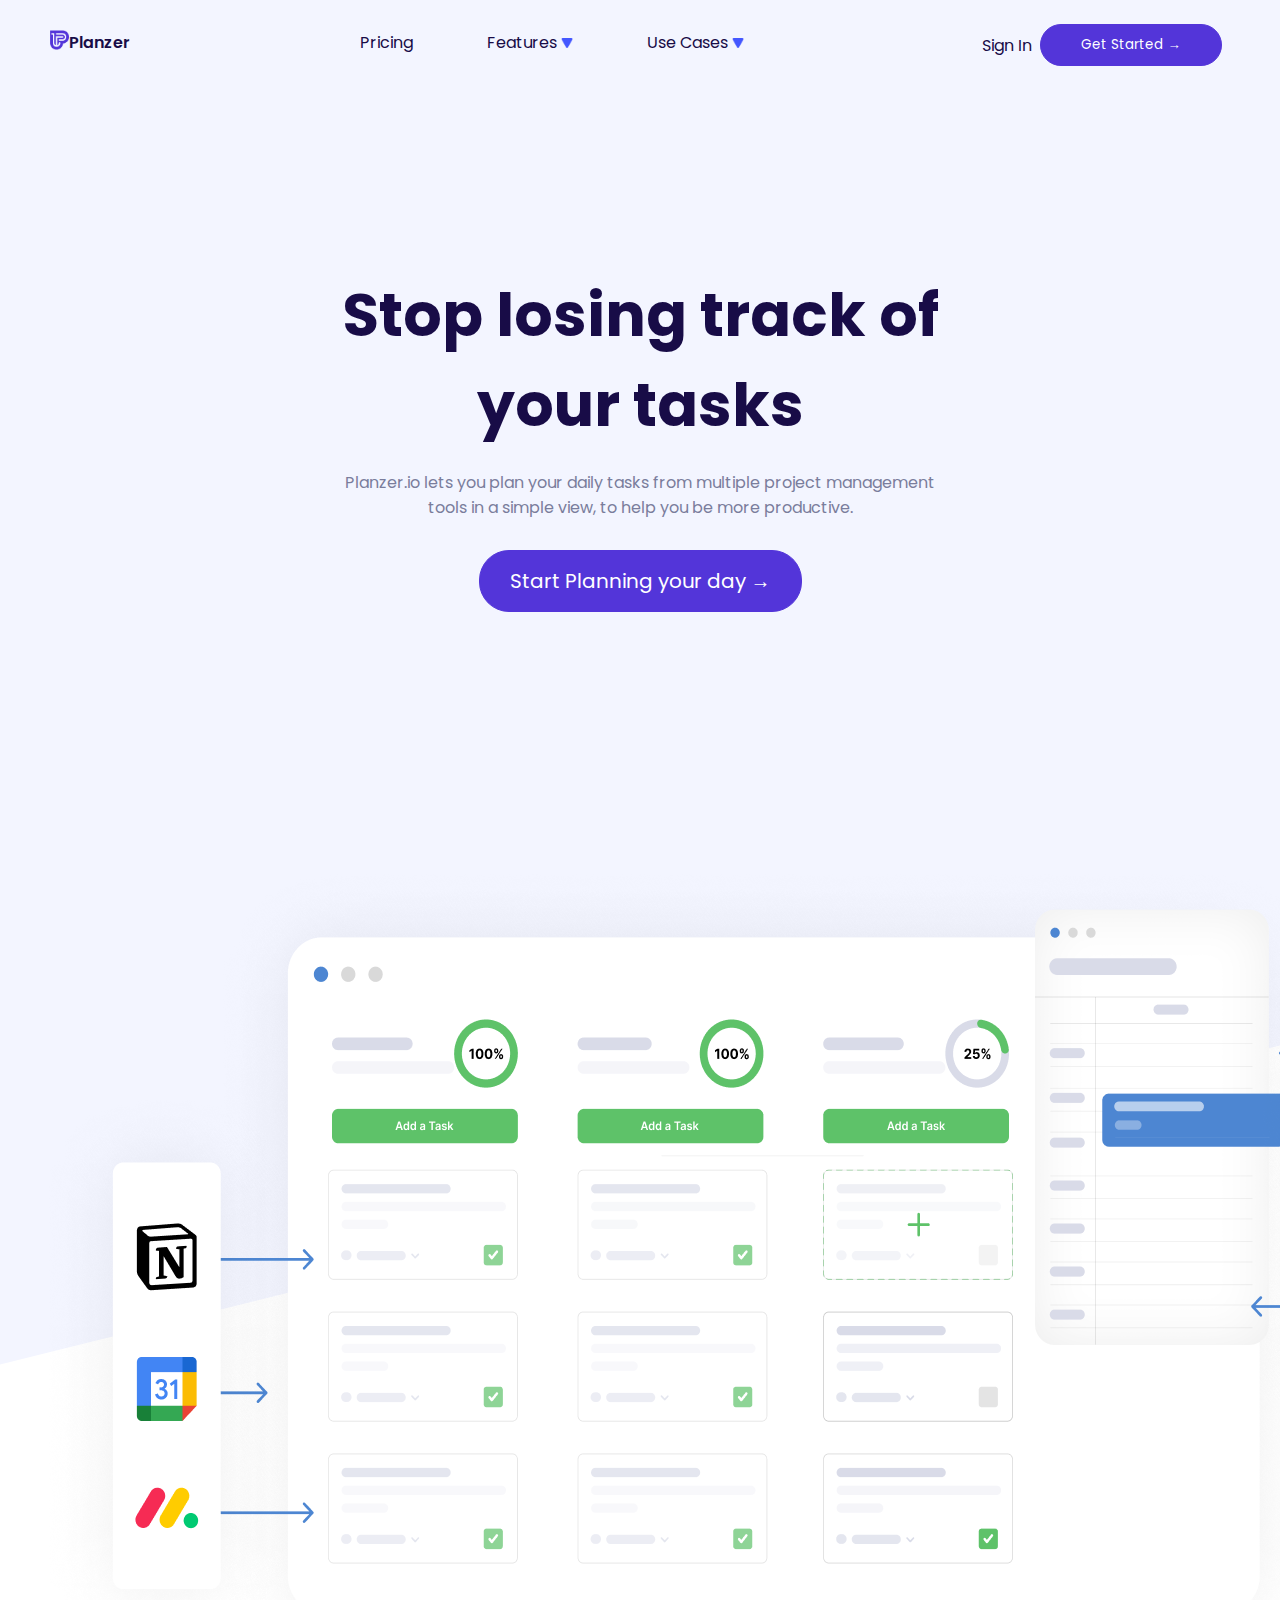
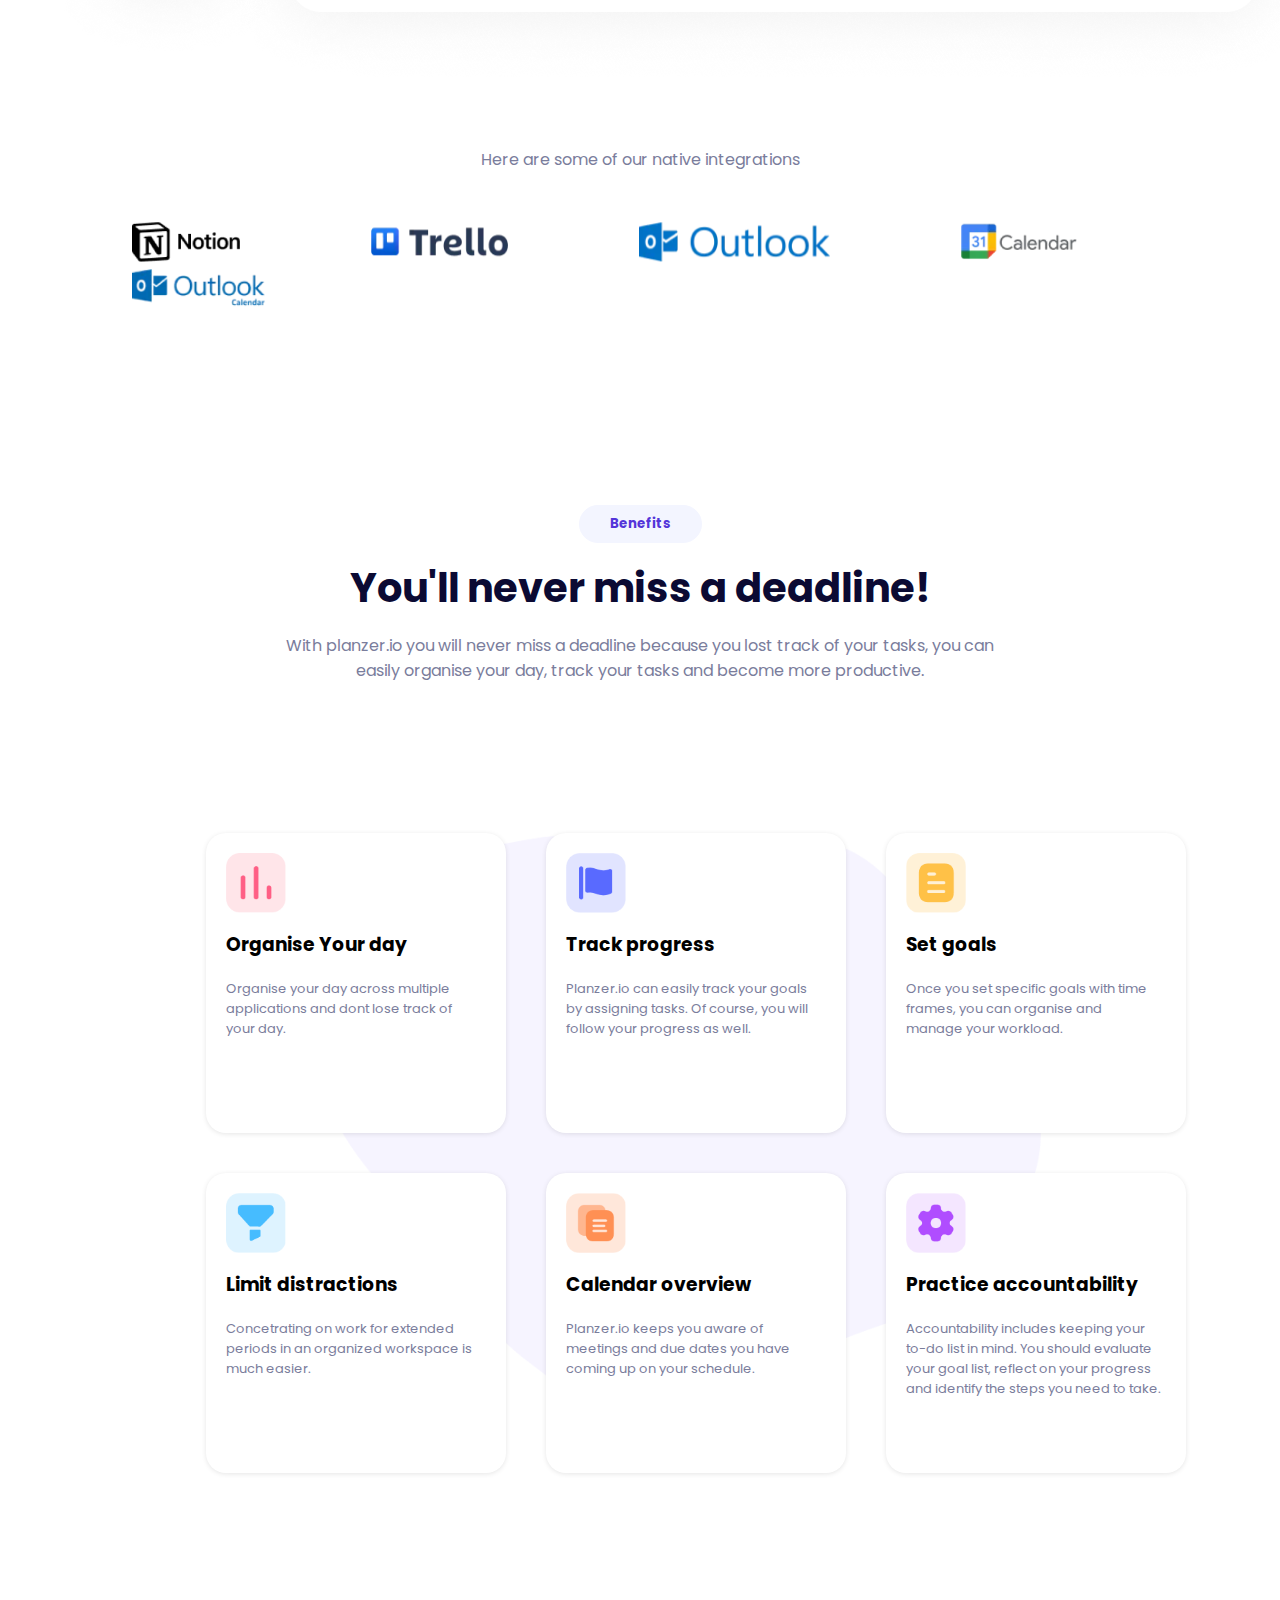
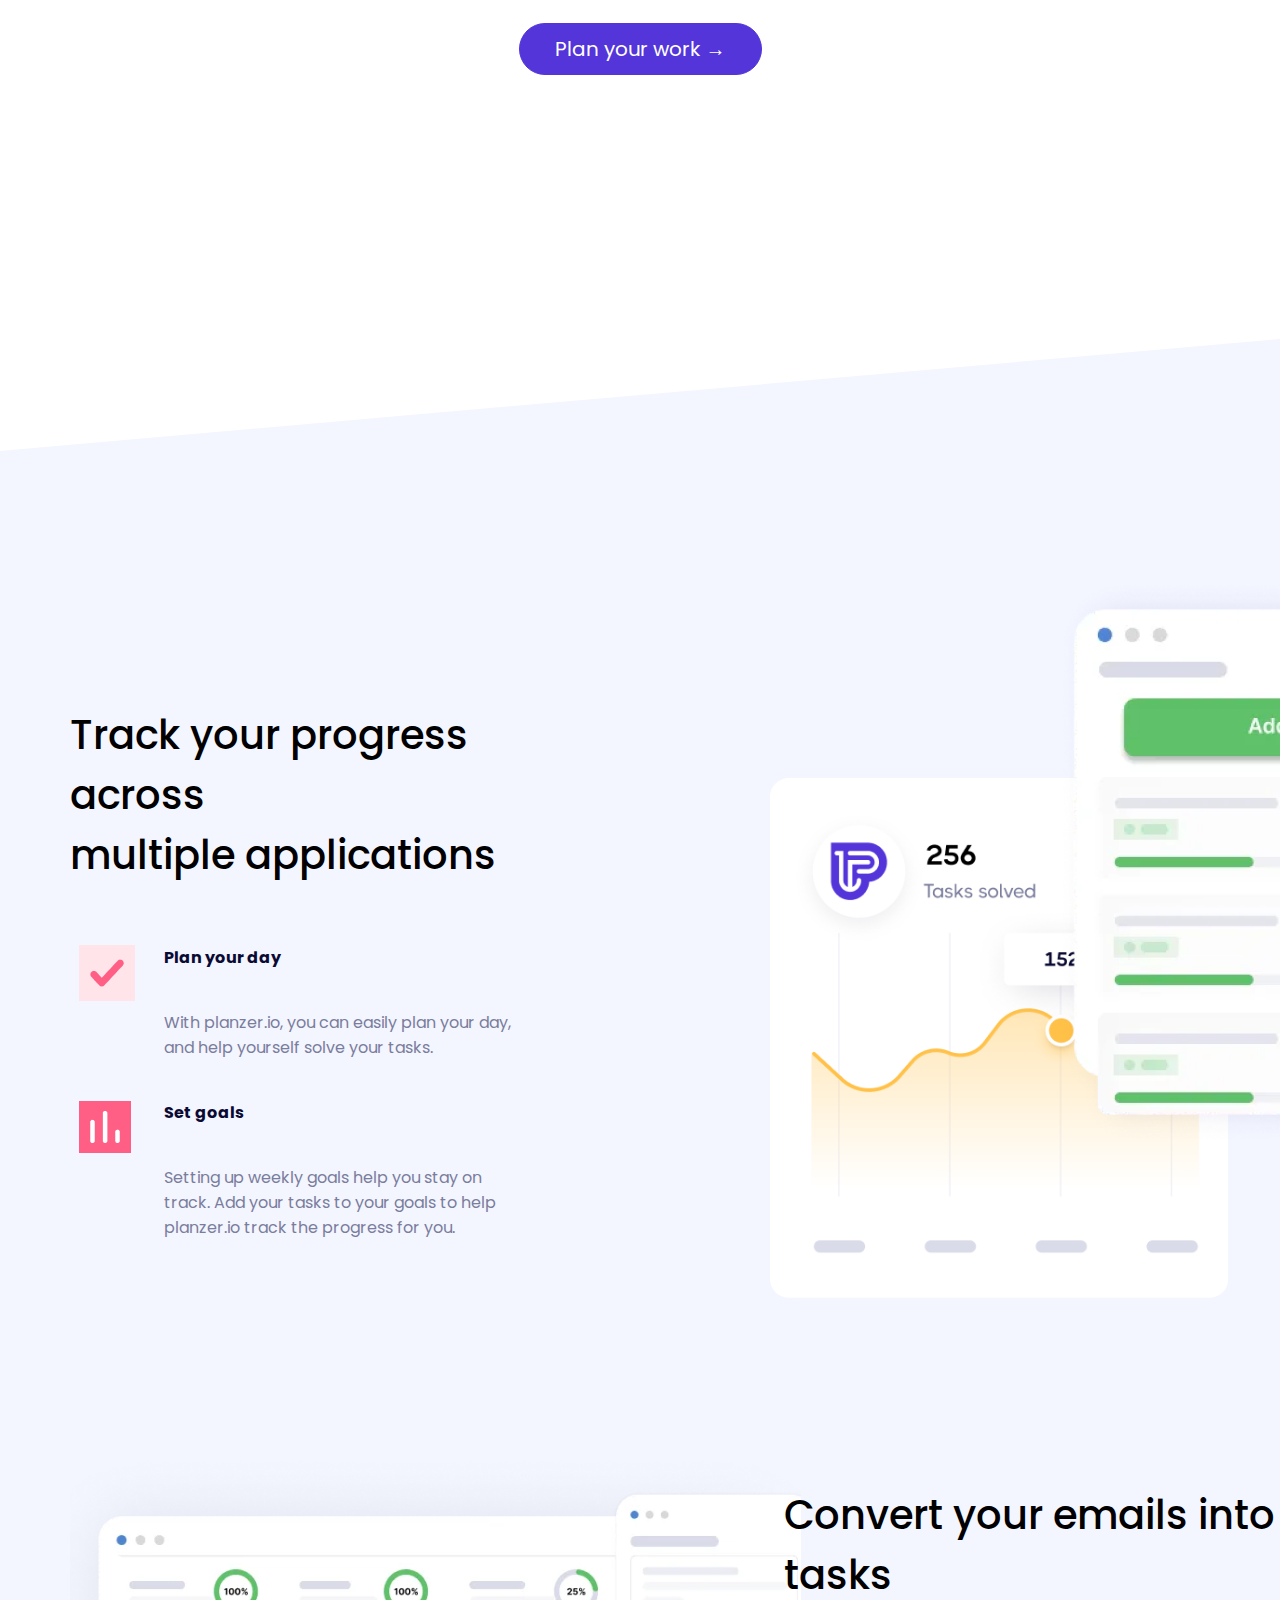
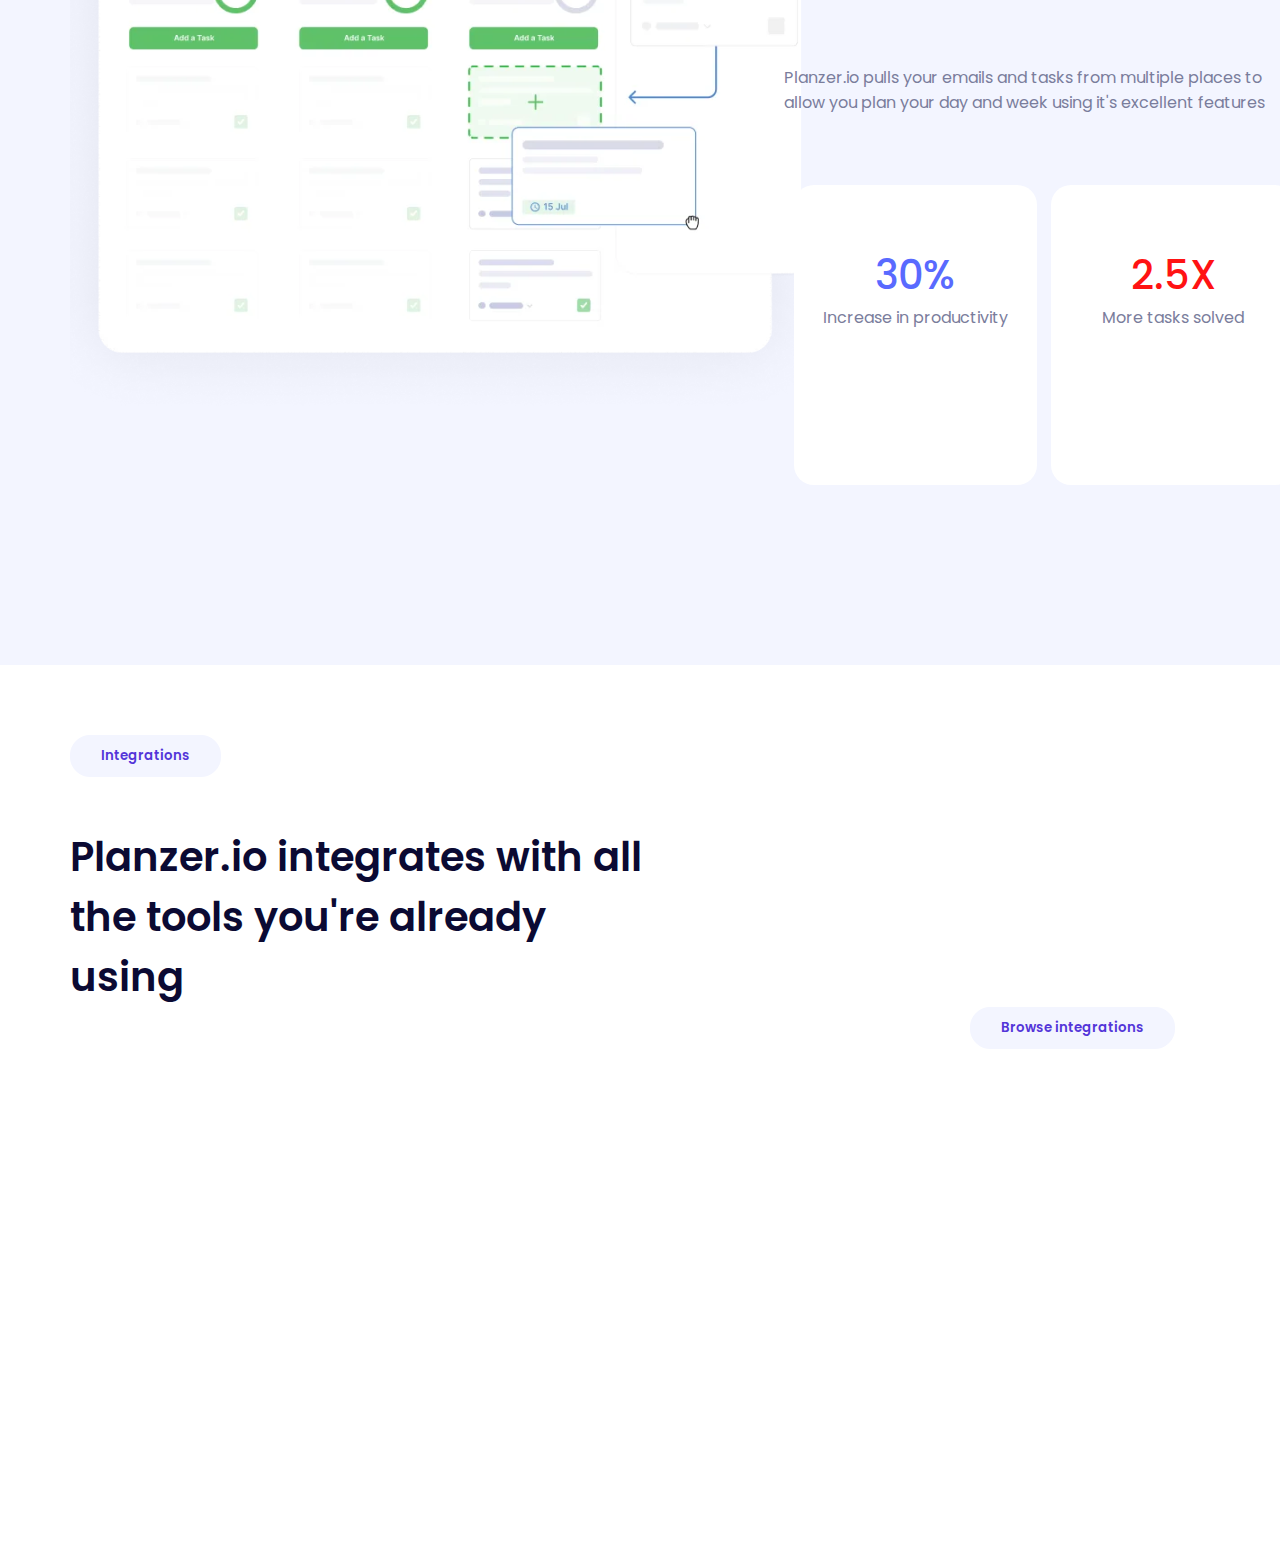
<file: index.html>
<!DOCTYPE html>
<html lang="en">
  <head>
    <meta charset="UTF-8" />
    <meta http-equiv="X-UA-Compatible" content="IE=edge" />
    <meta name="viewport" content="width=device-width, initial-scale=1.0" />
    <title>Planzer</title>
    <link rel="stylesheet" href="styles.css" />
    <link rel="preconnect" href="https://fonts.googleapis.com" />
    <link rel="preconnect" href="https://fonts.gstatic.com" crossorigin />
    <link
      href="https://fonts.googleapis.com/css2?family=Poppins:ital,wght@0,100;0,200;0,300;0,400;0,500;0,600;0,700;0,800;0,900;1,100;1,300;1,400;1,500;1,600;1,700&display=swap"
      rel="stylesheet"
    />
    <script src="script.js"></script>
  </head>
  <body>
    <nav>
      <div class="nav_first">
        <img src="media_icons/logo.png" alt="Planzer logo" />
        <span>Planzer</span>
      </div>
      <div class="nav_second">
        <a href="#" data-dropdown-button>Pricing</a>
        <div class="dropdown" data-dropdown>
          <a href="#" onclick="toggleMenu()"
            >Features
            <img
              onclick="toggleMenu()"
              class="nav_dropdown"
              src="media_icons/down_arrow.png"
              alt="Features"
          /></a>
          <div class="dropdown-menu" id="subMenu">
            <ul class="dropping">
              <li>Integration</li>
              <li>Time Tracking</li>
              <li>Task management</li>
              <li>Goal module</li>
            </ul>
          </div>
        </div>
        <div class="dropdown">
          <a href="#" onclick="toggleMenu2()"
            >Use Cases
            <img
              onclick="toggleMenu2()"
              class="nav_dropdown"
              src="media_icons/down_arrow.png"
              alt="Use Cases"
          /></a>
          <div class="dropdown-menu" id="subMenu2">
            <ul class="dropping">
              <li>FreeLancer</li>
              <li>Founder</li>
              <li>Developer</li>
            </ul>
          </div>
        </div>
      </div>
      <div class="nav_third">
        <a href="signin.html" target="_blank"><p>Sign In</p></a>

        <a href="signup.html" target="_blank">
          <button class="signup">Get Started &rarr;</button></a
        >
      </div>
    </nav>
    <section class="hero">
      <div class="fir-div">
        <h1>
          Stop losing track of <br />
          your tasks
        </h1>
        <p>
          Planzer.io lets you plan your daily tasks from multiple project
          management <br />
          tools in a simple view, to help you be more productive.
        </p>
        <button>Start Planning your day &rarr;</button>
      </div>
    </section>
    <section class="statistics">
      <div>
        <img class="previews" src="media_icons/preview.png" alt="" />
      </div>
      <div class="native">
        <p>Here are some of our native integrations</p>
        <img class="integrations" src="media_icons/Notion-logo.png" alt="" />
        <img class="integrations" src="media_icons/Trello-logo.png" alt="" />
        <img
          class="integrations"
          src="media_icons/Outlook-mail-logo.png"
          alt=""
        />
        <img
          class="integrations"
          src="media_icons/Google-calendar-logo.png"
          alt=""
        />
        <img
          class="integrations"
          src="media_icons/62d937f6b01acd06f86246d0_Outlook-calendar-logo.png"
          alt=""
        />
      </div>
    </section>
    <section class="benefits">
      <div class="btn-div"><button class="benefits_btn">Benefits</button></div>

      <h1 class="mainh1">You'll never miss a deadline!</h1>
      <p class="mainp">
        With planzer.io you will never miss a deadline because you lost track of
        your tasks, you can <br />
        easily organise your day, track your tasks and become more productive.
      </p>
      <img class="watermark" src="media_icons/water-mark.png" alt="" />
      <div class="flex-container">
        <div class="flex-boxes">
          <img src="media_icons/chart2.png" alt="" />
          <h3>Organise Your day</h3>
          <p>
            Organise your day across multiple applications and dont lose track
            of <br />
            your day.
          </p>
        </div>
        <div class="flex-boxes">
          <img src="media_icons/progress.png" alt="" />
          <h3>Track progress</h3>
          <p>
            Planzer.io can easily track your goals <br />
            by assigning tasks. Of course, you will follow your progress as
            well.
          </p>
        </div>
        <div class="flex-boxes">
          <img src="media_icons/goals.png" alt="" />
          <h3>Set goals</h3>
          <p>
            Once you set specific goals with time frames, you can organise and
            <br />
            manage your workload.
          </p>
        </div>
        <div class="flex-boxes">
          <img src="media_icons/filter.png" alt="" />
          <h3>Limit distractions</h3>
          <p>
            Concetrating on work for extended periods in an organized workspace
            is much easier.
          </p>
        </div>
        <div class="flex-boxes">
          <img src="media_icons/calendar.png" alt="" />
          <h3>Calendar overview</h3>
          <p>
            Planzer.io keeps you aware of meetings and due dates you have coming
            up on your schedule.
          </p>
        </div>
        <div class="flex-boxes">
          <img src="media_icons/settings.png" alt="" />
          <h3>Practice accountability</h3>
          <p>
            Accountability includes keeping your to-do list in mind. You should
            evaluate your goal list, reflect on your progress and identify the
            steps you need to take.
          </p>
        </div>
      </div>
      <div class="btn-div2">
        <button class="planning-btn">Plan your work &rarr;</button>
      </div>
    </section>
    <section class="fourth">
      <div class="top-left">
        <h3>
          Track your progress across <br />
          multiple applications
        </h3>
        <div class="top-left-flex">
          <div class="img-div">
            <img src="media_icons/fourth-tick.png" alt="" />
            <img src="media_icons/fourth-bar.png" alt="" />
          </div>
          <div class="fourth-flex">
            <h4>Plan your day</h4>
            <p>
              With planzer.io, you can easily plan your day, <br />
              and help yourself solve your tasks.
            </p>

            <h4>Set goals</h4>
            <p>
              Setting up weekly goals help you stay on <br />
              track. Add your tasks to your goals to help <br />
              planzer.io track the progress for you.
            </p>
          </div>
        </div>
        <div class="top-right">
          <img class="lower_img" src="media_icons/fourth-chart.png" alt="" />
          <img class="higher_img" src="media_icons/fourth-list.png" alt="" />
        </div>
      </div>
      <!-- top left div ends above -->

      <div class="bottom-left">
        <img src="media_icons/fourth-bottom-left.png" alt="" />
        <div class="bottom-inline">
          <h3>Convert your emails into tasks</h3>
          <p>
            Planzer.io pulls your emails and tasks from multiple places to allow
            you plan your day and week using it's excellent features
          </p>
          <div class="white-boxes">
            <h1 class="blue" id="blue" onclick="animateValue();">
              30<span class="blue">%</span>
            </h1>
            <p>Increase in productivity</p>
          </div>
          <div class="white-boxes">
            <h1 class="red" id="red">2.5X</h1>
            <p>More tasks solved</p>
          </div>
        </div>
      </div>
    </section>
    <section class="card-section">
      <div class="top-fifth">
        <button class="int">Integrations</button>
        <h1>
          Planzer.io integrates with all <br />
          the tools you're already <br />
          using
        </h1>
        <button class="int2">Browse integrations</button>
      </div>
    </section>
  </body>
</html>
</file>
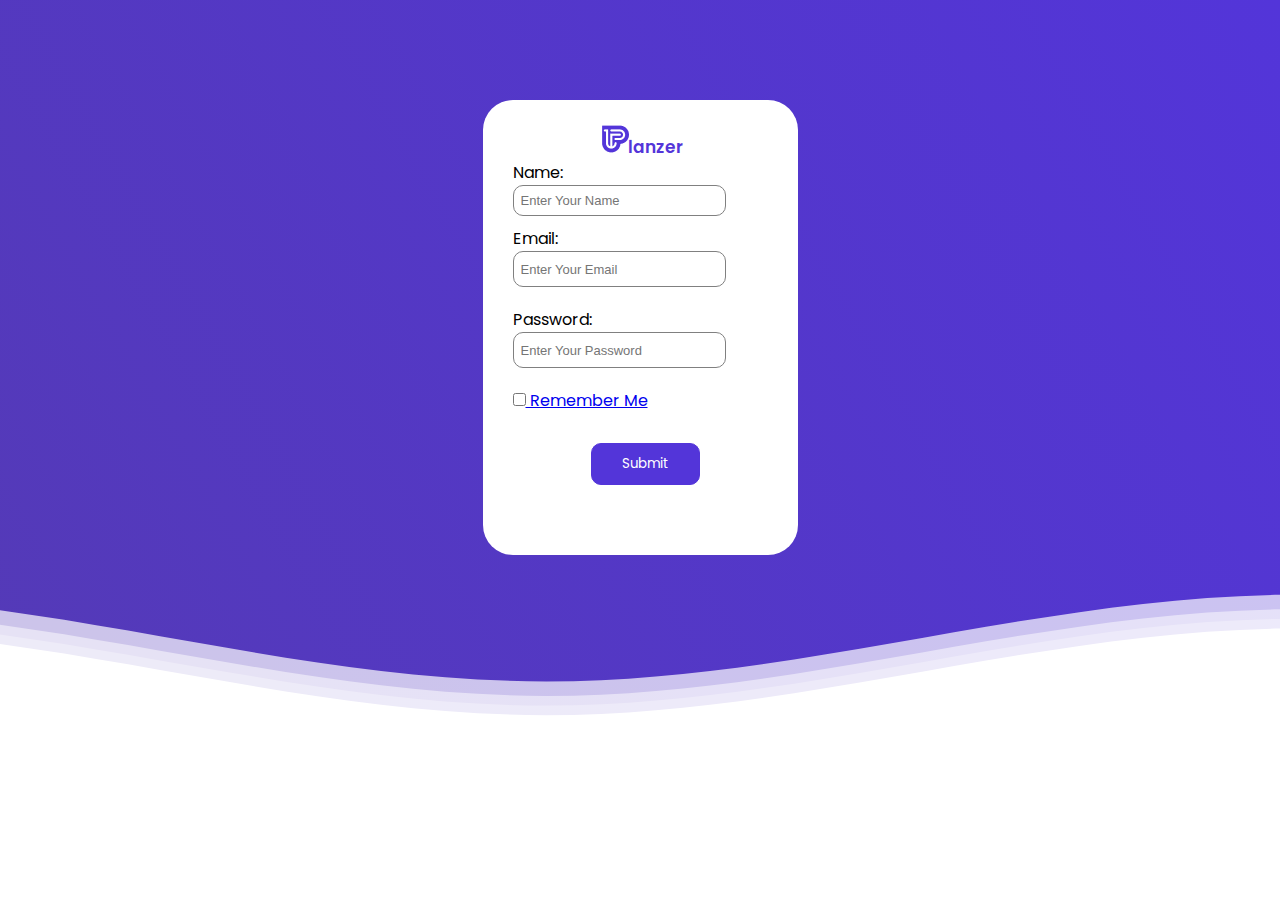
<file: signin.html>
<!DOCTYPE html>
<html lang="en">

<head>
  <meta charset="UTF-8" />
  <meta http-equiv="X-UA-Compatible" content="IE=edge" />
  <meta name="viewport" content="width=device-width, initial-scale=1.0" />
  <title>Planzer SignIn</title>
  <link rel="stylesheet" href="signin.css" />
  <link rel="preconnect" href="https://fonts.googleapis.com" />
  <link rel="preconnect" href="https://fonts.gstatic.com" crossorigin />
  <link href="https://fonts.googleapis.com/css2?family=Poppins:ital,wght@0,100;0,200;0,300;0,400;0,500;0,600;0,700;0,800;0,900;1,100;1,300;1,400;1,500;1,600;1,700&display=swap" rel="stylesheet" />
</head>

<body>

  <body>
    <div class="header">
      <!--Content before waves-->

      <div class="inner-header flex">

        <path fill="#FFFFFF" stroke="#000000" stroke-width="10" stroke-miterlimit="10" d="M57,283" />
        <div class="container">
          <div class="logo">
            <img src="media_icons/logo.png" alt="">
            <span>lanzer</span>
          </div>
          <form action="#">
            <label for="name" class="name">Name:<br>
              <input type="text" class="begin" placeholder="Enter Your Name" id="name" required>

            </label>
            <label for="email">Email:
              <input class="input" type="email" id="email" placeholder="Enter Your Email" required>
            </label>
            <label for="password">Password:
              <input class="input" type="password" id="password" placeholder="Enter Your Password" required>
            </label>
            <label><a href="#">
                <input type="checkbox" class="check" id="check" required>
                Remember Me</a>

            </label>
            <button class="submit">Submit</button>
          </form>
        </div>
        <g>
          <path fill="#fff"
            d="M250.4,0.8C112.7,0.8,1,112.4,1,250.2c0,137.7,111.7,249.4,249.4,249.4c137.7,0,249.4-111.7,249.4-249.4
        C499.8,112.4,388.1,0.8,250.4,0.8z M383.8,326.3c-62,0-101.4-14.1-117.6-46.3c-17.1-34.1-2.3-75.4,13.2-104.1
        c-22.4,3-38.4,9.2-47.8,18.3c-11.2,10.9-13.6,26.7-16.3,45c-3.1,20.8-6.6,44.4-25.3,62.4c-19.8,19.1-51.6,26.9-100.2,24.6l1.8-39.7		c35.9,1.6,59.7-2.9,70.8-13.6c8.9-8.6,11.1-22.9,13.5-39.6c6.3-42,14.8-99.4,141.4-99.4h41L333,166c-12.6,16-45.4,68.2-31.2,96.2	c9.2,18.3,41.5,25.6,91.2,24.2l1.1,39.8C390.5,326.2,387.1,326.3,383.8,326.3z" />
        </g>
        </svg>
      </div>

      <!--Waves Container-->
      <div>
        <svg class="waves" xmlns="http://www.w3.org/2000/svg" xmlns:xlink="http://www.w3.org/1999/xlink" viewBox="0 24 150 28" preserveAspectRatio="none" shape-rendering="auto">
          <defs>
            <path id="gentle-wave" d="M-160 44c30 0 58-18 88-18s 58 18 88 18 58-18 88-18 58 18 88 18 v44h-352z" />
          </defs>
          <g class="parallax">
            <use xlink:href="#gentle-wave" x="48" y="0" fill="rgba(255,255,255,0.7" />
            <use xlink:href="#gentle-wave" x="48" y="3" fill="rgba(255,255,255,0.5)" />
            <use xlink:href="#gentle-wave" x="48" y="5" fill="rgba(255,255,255,0.3)" />
            <use xlink:href="#gentle-wave" x="48" y="7" fill="#fff" />
          </g>
        </svg>
      </div>
      <!--Waves end-->
    </div>

  </body>

</html>

</body>

</html>
</file>
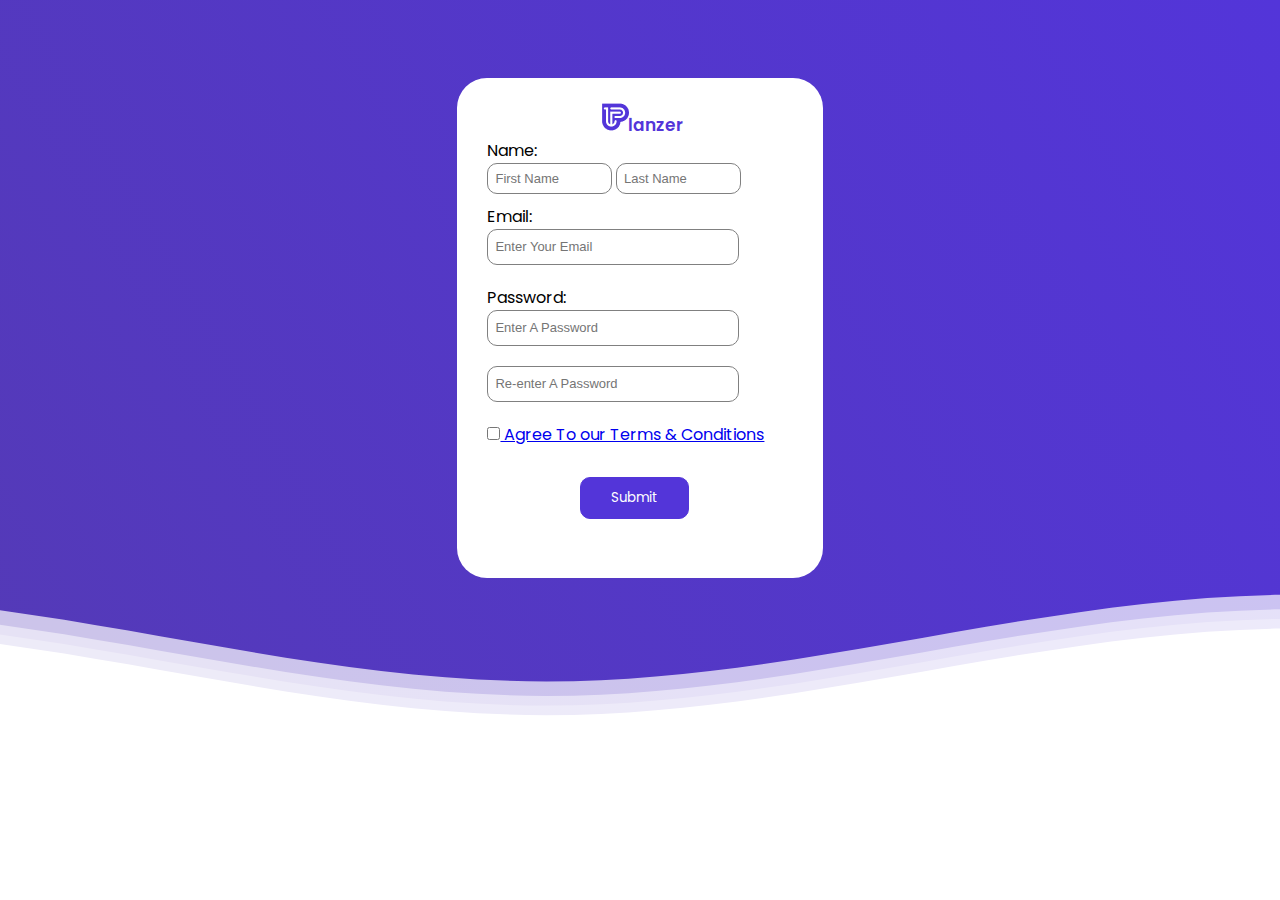
<file: signup.html>
<!DOCTYPE html>
<html lang="en">
  <head>
    <meta charset="UTF-8" />
    <meta http-equiv="X-UA-Compatible" content="IE=edge" />
    <meta name="viewport" content="width=device-width, initial-scale=1.0" />
    <link rel="stylesheet" href="signup.css" />
    <title>Planzer Signup</title>
    <link rel="preconnect" href="https://fonts.googleapis.com" />
    <link rel="preconnect" href="https://fonts.gstatic.com" crossorigin />
    <link
      href="https://fonts.googleapis.com/css2?family=Poppins:ital,wght@0,100;0,200;0,300;0,400;0,500;0,600;0,700;0,800;0,900;1,100;1,300;1,400;1,500;1,600;1,700&display=swap"
      rel="stylesheet"
    />
  </head>
  <body>
    <div class="header">
      <!--Content before waves-->
      
      <div class="inner-header flex">
        
          <path
            fill="#FFFFFF"
            stroke="#000000"
            stroke-width="10"
            stroke-miterlimit="10"
            d="M57,283"
          />
          <div class="container">
            <div class="logo">
              <img src="media_icons/logo.png" alt="">
                <span>lanzer</span>
                            </div>
            <form action="#">
            <label for="name" class="name">Name:<br>
                <input type="text" class="begin" placeholder="First Name"  id="name" required>
                <input type="text"  class="begin"placeholder="Last Name" id="name" required>
            </label>
            <label for="email">Email:
                <input class="input" type="email" id="email" placeholder="Enter Your Email" required>
            </label>
            <label for="password">Password:
                <input  class="input" type="password" id="password" placeholder="Enter A Password" required>
            </label>
            <label for="password">
                <input   class="input" type="password" id="password" placeholder="Re-enter A Password" required>
            </label>
        <label for="check"><a href="#">
            <input type="checkbox" class="check" id="check" required>
            Agree To our Terms & Conditions</a>
              
            </label>
            <button class="submit">Submit</button>
        </form>
        </div>
          <g>
            <path
              fill="#fff"
              d="M250.4,0.8C112.7,0.8,1,112.4,1,250.2c0,137.7,111.7,249.4,249.4,249.4c137.7,0,249.4-111.7,249.4-249.4
      C499.8,112.4,388.1,0.8,250.4,0.8z M383.8,326.3c-62,0-101.4-14.1-117.6-46.3c-17.1-34.1-2.3-75.4,13.2-104.1
      c-22.4,3-38.4,9.2-47.8,18.3c-11.2,10.9-13.6,26.7-16.3,45c-3.1,20.8-6.6,44.4-25.3,62.4c-19.8,19.1-51.6,26.9-100.2,24.6l1.8-39.7		c35.9,1.6,59.7-2.9,70.8-13.6c8.9-8.6,11.1-22.9,13.5-39.6c6.3-42,14.8-99.4,141.4-99.4h41L333,166c-12.6,16-45.4,68.2-31.2,96.2	c9.2,18.3,41.5,25.6,91.2,24.2l1.1,39.8C390.5,326.2,387.1,326.3,383.8,326.3z"
            />
          </g>
        </svg>
      </div>
      
      <!--Waves Container-->
      <div>
        <svg
          class="waves"
          xmlns="http://www.w3.org/2000/svg"
          xmlns:xlink="http://www.w3.org/1999/xlink"
          viewBox="0 24 150 28"
          preserveAspectRatio="none"
          shape-rendering="auto"
        >
          <defs>
            <path
              id="gentle-wave"
              d="M-160 44c30 0 58-18 88-18s 58 18 88 18 58-18 88-18 58 18 88 18 v44h-352z"
            />
          </defs>
          <g class="parallax">
            <use
              xlink:href="#gentle-wave"
              x="48"
              y="0"
              fill="rgba(255,255,255,0.7"
            />
            <use
              xlink:href="#gentle-wave"
              x="48"
              y="3"
              fill="rgba(255,255,255,0.5)"
            />
            <use
              xlink:href="#gentle-wave"
              x="48"
              y="5"
              fill="rgba(255,255,255,0.3)"
            />
            <use xlink:href="#gentle-wave" x="48" y="7" fill="#fff" />
          </g>
        </svg>
      </div>
      <!--Waves end-->
    </div>
    
  </body>
</html>
</file>
<file: styles.css>
*{
  box-sizing: border-box;
  padding: 0;
  margin: 0;
  font-family: Poppins;
}
body{
  font-family: Poppins, sans-serif;
}
nav{
  width: 100%;
  height: 10vh;
  padding: 30px 50px;
  color:  #180C47;
  display: flex;
  justify-content: space-between;
  background-color: #F3F5FF;
}
nav div{
  display: flex;
} 

.nav_second{
  width: 30vw;
  justify-content: space-between;
}
.nav_third{
  justify-content: space-evenly;
  text-align: center;
  vertical-align: center;
  align-items: center;
  vertical-align: middle;
  width: 20vw;
}
.nav_third button{
  cursor: pointer;
}
.nav_third button:hover{
  opacity: 0.8;
}
.nav_third p{
  cursor: pointer;
}
.signup{
 padding: 10px 40px;
 font-family: Poppins, sans-serif;
 color: white;
 background-color:  #5335D9;
 border: 1px solid #5335D9;
 border-radius: 25px;

}
nav img{
  height: 20px;
}
nav span{
  font-weight: 600;
}
.nav_dropdown{
  height: 10px;
}
nav a{
  text-decoration: none;
  color: #180C47;
}
nav a:hover{
  opacity: 0.7;
}
.dropdown{
  position: relative;
}
.dropping{
  list-style: none;
}
.dropping li{
  margin-bottom: 25px;
  color:
  #7A7D9C ;
  font-size: 15px;
  cursor: pointer;
  font-weight: 400;
}
.dropping li:hover{
  color: #5335D9;
  font-weight: 600;
  transition-duration: 300ms;
}
.dropdown-menu{
  width: 200px;
  height:260px;
  visibility: hidden;
   /* max-height: 0px; */
  /* overflow: hidden;  */
  position: absolute;
  left: 0;
  top: calc(100% + 30px) ;
 background-color: white ;
 padding: 30px;
 transition: all 500ms ease-in-out;
 border-radius: 20px;
 box-shadow: 0 3px 15px 0 rgba(0,0,0,.3);
 
}
.display_drop{
 visibility: visible;
 transform: translateY(20px);
 transition: all 500ms  ease-in-out ;
}

.hero{
  background-color:  #F3F5FF;
  width: 100%;
  height: 80vh;
  padding: 30px;
  color: #180C47;
}
.fir-div{
  margin-top: 150px;
  width: 60%;
   margin: 150px auto ;
   text-align: center;
}
.hero p{
  text-align: center;
  margin-top: 20px;
  color: 
  #7A7D9C;
  margin-bottom: 30px;
}
.hero h1{
  text-align: center;
  font-size: 60px;
  color: #180C47;
}
.hero button{
  background-color: #5335D9;
  color: white;
  padding: 15px 30px;
  border-radius: 30px;
  border: 1px solid #5335D9;
  font-family: Poppins, sans-serif;
  font-size: 20px;
  cursor: pointer;
}
.statistics{
  background-color:#F3F5FF;
  /* clip-path: polygon(0 0, 100% 0%, 100% 21%, 0 80%); */
  height: 80vh;
  width: 100%;
  margin-top: -5px;
  padding-top: 10px;
  position: relative;
  z-index: -2;
}
.statistics::after{
  content: "";
  width: 100%;
  height: 40rem;
  position: absolute;
  bottom: -20rem;
  background-color:white;
  transform:skewY(166deg) ;
  z-index: -2;
}
.native{
  margin: auto;
  padding: 5px;
}
.native p{
  text-align: center;
  color: #7A7D9C;
  margin-bottom: 50px;
}
.integrations{
  cursor: pointer;
  margin: auto;
  margin-left: 10%;
  height: 40px;
}
.benefits{
  width: 100%;
  height: 130vh;
  background-color: white;
  margin-top: 500px;
  position: relative;
  padding: 20px;
  padding-bottom: 60px;
}
.btn-div{
text-align: center;
  margin: auto;
  margin-top: 60px;
  z-index: 16
}
.benefits_btn{
  background-color: #F3F5FF;
  text-align: center;
 padding: 8px 30px;
 color: #5335D9;
 border: 1px solid #F3F5FF;
 border-radius: 20px;
 margin: auto;
 vertical-align: middle;
 font-weight: 700;
 font-family: Poppins;
}
.mainh1{
  font-size: 40px;
  margin-top: 15px;
  margin-bottom: 15px;
  color: #0B0A33;
  text-align: center;
}
.mainp{
  color: #7A7D9C;
  margin-bottom: 150px;
  text-align: center;
}
.watermark{
  z-index: 0;
  position: absolute;
  top: 35%;
  left: 25%;
  right: 25%;
  bottom: 25%;
  height: 600px;
  animation: 2s scale infinite ;

}
@keyframes scale {
  0%{
    transform: scale(1.1);
  }
  50%{
    transform: scale(1);

  }
  100%{
    transform: scale(1.1);
  }
}
.flex-container {
  display: grid; 
  width: 70%;
  margin: auto;
  grid-template-columns: 1fr 1fr 1fr; 
  grid-template-rows: 1fr 1fr; 
  gap: 40px 40px; 
  /* grid-template-areas: 
    ". . ."
    ". . .";  */
    background-color: white;
    z-index: -2;
}
.flex-boxes{
  background-color:white;
  border-radius: 20px;
  z-index: 5;
  height: 300px;
  width: 300px;
  padding: 20px;
  box-shadow: 0 1px 5px 0px rgba(0,0,0,.1);
}
.flex-boxes img{
  height: 60px;
  margin-bottom: 10px;
}
.flex-boxes p{
  margin-top: 20px;
  color: #7A7D9C;
  font-size: 13px;
}
.planning-btn{
  background-color: #5335D9;
  color: white;
  padding: 10px 35px;
  border-radius: 30px;
  border: 1px solid #5335D9;
  font-family: Poppins, sans-serif;
  font-size: 20px;
  cursor: pointer;
  
}
.btn-div2{
  text-align: center;
    margin: auto;
    margin-top: 150px;
    z-index: 16;
  }
.fourth{
  background-color:white;
  /* clip-path: polygon(0 0, 100% 0%, 100% 21%, 0 80%); */
  height: 80vh;
  width: 100%;

/* margin-right:2000px ; */
  margin-top: 0px;
  padding-top: 10px;
  position: relative;
  z-index: -2;
}
.fourth::before{
  content: "";
  width: 100%;
  height: 90rem;
  position: absolute;
  bottom: -70rem;
  background-color:#F3F5FF;
  transform:skewY(175deg) ;
  z-index: -2;
  /* display: flex; */
}
.fourth::after{
  content: "";
  height: 100rem;
  width: 100%;
  margin-left: 0px;
  position: absolute;
  bottom: -100rem;
  background-color:#F3F5FF;
  transform:skewY(180deg) ;
  z-index: -2;
}
.top-left{
  margin-top:700px;
  margin-left: 70px;
  width: 40%;
   margin-right: -1000px;
   display: inline-block;
}
.top-left h3{
  font-size: 40px;
  font-weight: 500;
  margin-bottom: 60px;
}
.fourth-flex{
width: 80%;
display: inline-block;
}
.fourth-flex h4{
  color: #0B0A33;
  margin-bottom: 40px;
}
.fourth-flex p{
  color: #7A7D9C;
  display: inline-block;
  margin-bottom: 40px ;
}
.fourth-flex img{
  display: inline-block;
}
.img-div{
  display: inline-block;
  margin-right: 20px;
}
.img-div img{
  margin-bottom: 100px;
  display: block;
}
.top-left-flex{
  display: flex;
  width: 100%;
 justify-content: space-evenly;

}
.top-right{
  display: inline-block;
  margin-top:-650px;
  /* margin-left: 450px; */
  /* margin-right: -300px; */
 position: absolute;
 right: -700px;
  width: 40%;
  position: relative;
}
.higher_img{
position: absolute;
top:-200px;
right: -530px;
}
.lower_img{
  height: 520px;
}
.bottom-left{
  margin-top:150px;
  margin-left: 70px;
  width: 90%;
   /* margin-right: -1000px; */
   display: block;
   position: relative;
}
.bottom-left img{
  cursor: grab;
  display: inline-block;
}
.bottom-inline{
  display: inline-block;
  position: absolute;
  right: -80px;
  top: 30px;
  width: 45%;
}
.bottom-inline h3{
  font-size: 40px;
  font-weight: 500;
  margin-bottom: 60px;
}
.bottom-inline p{
  color:#7A7D9C ;
}
.white-boxes{
  background-color: white;
  width: 47%;
  border-radius: 20px;
  height: 300px;
  display: inline-block;
  margin-top: 70px;
  margin-left: 10px;
  text-align: center;
}
.blue{
color: #596AFF;
margin-top: 60px;
font-weight: 500;
font-size: 40px;
}
.red{
 color: #FF1313;
 margin-top: 60px;
 font-weight: 500;
 font-size: 40px;
}
.white-boxes p{
  color: #7A7D9C;
}
.card-section{
  background-color: white;
  height: 100vh;
  width: 100%;
  z-index: -2;
  margin-top: 1550px;
  padding: 70px;
}
.int{
  background-color:  #F3F5FF;
  padding: 10px 30px;
  border-radius: 20px;
  border: 1px solid #F3F5FF;
  color: #5335D9;
  margin-bottom: 50px;
  font-weight: 600;
}
.int2{
  background-color:  #F3F5FF;
  padding: 10px 30px;
  border-radius: 20px;
  border: 1px solid #F3F5FF;
  color: #5335D9;
  
  margin-left: 900px;
  text-align: center;
  font-weight: 600;
}
.card-section h1{
  font-size: 40px;
  font-weight: 600;
  color: #0B0A33;
}
.top-fifth{
  width: 100%;
  margin-bottom: 50px;
}
</file>
<file: signin.css>
body {
  margin:0;
  font-family: Poppins;
}
/* .main_form{
  width: 30vw;
  margin: auto;
  height: 50vh;
  background-color: white;
 color: black;
  
} */
form{
  width: 100%;
  height: 100%;
}
h1 {
  font-family: 'Lato', sans-serif;
  font-weight:300;
  letter-spacing: 2px;
  font-size:48px;
}
p {
  font-family: 'Lato', sans-serif;
  letter-spacing: 1px;
  font-size:14px;
  color: #333333;
}

.header {
  position:relative;
  
  background: linear-gradient(60deg, rgba(84,58,183,1) 0%, #5335D9 100%);
  color:white;
}
.logo {
  width:50px;
  fill:white;
  padding-right:15px;
  display:inline-block;
  vertical-align: middle;
}

.inner-header {
  height:65vh;
  width:100%;
  margin: 0;
  padding: 0;
}

.flex { /*Flexbox for containers*/
  display: flex;
  justify-content: center;
  align-items: center;
  
}

.waves {
  position:relative;
  width: 100%;
  height:15vh;
  margin-bottom:-7px; /*Fix for safari gap*/
  min-height:100px;
  max-height:150px;
}

.content {
  position:relative;
  height:20vh;
 
  background-color: white;
}

/* Animation */

.parallax > use {
  animation: move-forever 25s cubic-bezier(.55,.5,.45,.5)     infinite;
}
.parallax > use:nth-child(1) {
  animation-delay: -2s;
  animation-duration: 7s;
}
.parallax > use:nth-child(2) {
  animation-delay: -3s;
  animation-duration: 10s;
}
.parallax > use:nth-child(3) {
  animation-delay: -4s;
  animation-duration: 13s;
}
.parallax > use:nth-child(4) {
  animation-delay: -5s;
  animation-duration: 20s;
}
.container{
  background-color: white; 
  height: 45vh;
  width: 260px;
  border-radius: 30px;
  margin: auto;
  padding: 25px;
  padding-left:30px;
  margin-top: 70px;
  color: black;
}
.logo{
  margin: auto;
  text-align: center;
  width: 100%;
}
.logo img{
  display: inline-block;
}
.logo span{
  text-align: center;
  font-size: 17px;
  color:  #5335D9;
  font-weight: 600;
  margin-left: -5px;
}
.input{
   display: block;
   width: 76%;
   border: 1px solid grey;
   font-size: 13px;
   margin-bottom:20px;
   height: 20px;
   border-radius: 10px;
   padding: 7px;
}
.check{
   margin: 0;
   display: inline-block;
}
.name{
   display: block;
}
.submit{
 margin-left:30%;
 background-color: #5335D9;
 color: white;
 border:1px  solid #5335D9;
 padding: 10px 30px;
 margin-top: 30px;
 border-radius: 10px;
 display: block;
 font-family: Poppins;
 cursor: pointer;
}
.begin{
    width: 76%;
   font-size: 13px;
   margin-bottom:10px;
   height: 20%;
   border-radius: 10px;
   padding: 7px;
   border: 1px solid grey;
}
@media only screen and (max-width: 600px){
   .container{
       background-color: black; 
       height: 60vh;
       width: 81%;
       border-radius: 30px;
       margin: auto;
       padding: 25px;
       padding-left:7%;
       margin-top: 60px;
    }
    a{
       font-size: 15px;
    }
    .begin{
       width: 33%;
      font-size: 13px;
      margin-bottom:30px;
      height: 20%;
      border-radius: 10px;
      padding: 7px;
  }
}
@keyframes move-forever {
  0% {
   transform: translate3d(-90px,0,0);
  }
  100% { 
    transform: translate3d(85px,0,0);
  }
}
/*Shrinking for mobile*/
@media (max-width: 768px) {
  .waves {
    height:40px;
    min-height:40px;
  }
  .content {
    height:30vh;
  }
  h1 {
    font-size:24px;
  }
}
</file>
<file: signup.css>
body {
  margin:0;
  font-family: Poppins;
}
/* .main_form{
  width: 30vw;
  margin: auto;
  height: 50vh;
  background-color: white;
 color: black;
  
} */
form{
  width: 100%;
  height: 100%;
}
h1 {
  font-family: 'Lato', sans-serif;
  font-weight:300;
  letter-spacing: 2px;
  font-size:48px;
}
p {
  font-family: 'Lato', sans-serif;
  letter-spacing: 1px;
  font-size:14px;
  color: #333333;
}

.header {
  position:relative;
  
  background: linear-gradient(60deg, rgba(84,58,183,1) 0%, #5335D9 100%);
  color:white;
}
.logo {
  width:50px;
  fill:white;
  padding-right:15px;
  display:inline-block;
  vertical-align: middle;
}
.logo{
  margin: auto;
  text-align: center;
  width: 100%;
}
.logo img{
  display: inline-block;
}
.logo span{
  text-align: center;
  font-size: 17px;
  color:  #5335D9;
  font-weight: 600;
  margin-left: -5px;
}
.inner-header {
  height:65vh;
  width:100%;
  margin: 0;
  padding: 0;
}

.flex { /*Flexbox for containers*/
  display: flex;
  justify-content: center;
  align-items: center;
  
}

.waves {
  position:relative;
  width: 100%;
  height:15vh;
  margin-bottom:-7px; /*Fix for safari gap*/
  min-height:100px;
  max-height:150px;
}

.content {
  position:relative;
  height:20vh;
 
  background-color: white;
}

/* Animation */

.parallax > use {
  animation: move-forever 25s cubic-bezier(.55,.5,.45,.5)     infinite;
}
.parallax > use:nth-child(1) {
  animation-delay: -2s;
  animation-duration: 7s;
}
.parallax > use:nth-child(2) {
  animation-delay: -3s;
  animation-duration: 10s;
}
.parallax > use:nth-child(3) {
  animation-delay: -4s;
  animation-duration: 13s;
}
.parallax > use:nth-child(4) {
  animation-delay: -5s;
  animation-duration: 20s;
}
.container{
  background-color: white; 
  height: 50vh;
  width: 70%;
  border-radius: 30px;
  margin: auto;
  padding: 25px;
  padding-left:30px;
  margin-top: 70px;
  color: black;
}

.input{
   display: block;
   width: 76%;
   border: 1px solid grey;
   font-size: 13px;
   margin-bottom:20px;
   height: 20px;
   border-radius: 10px;
   padding: 7px;
}
.check{
   margin: 0;
   display: inline-block;
}
.name{
   display: block;
}
.submit{
 margin-left:30%;
 background-color: #5335D9;
 color: white;
 border:1px  solid #5335D9;
 padding: 10px 30px;
 margin-top: 30px;
 border-radius: 10px;
 display: block;
 font-family: Poppins;
 cursor: pointer;
}
.begin{
    width: 35%;
   font-size: 13px;
   margin-bottom:10px;
   height: 20%;
   border-radius: 10px;
   padding: 7px;
   border: 1px solid grey;
}
@media only screen and (max-width: 600px){
   .container{
       background-color: black; 
       height: 60vh;
       width: 81%;
       border-radius: 30px;
       margin: auto;
       padding: 25px;
       padding-left:7%;
       margin-top: 60px;
    }
    a{
       font-size: 15px;
    }
    .begin{
       width: 33%;
      font-size: 13px;
      margin-bottom:30px;
      height: 20%;
      border-radius: 10px;
      padding: 7px;
  }
}
@keyframes move-forever {
  0% {
   transform: translate3d(-90px,0,0);
  }
  100% { 
    transform: translate3d(85px,0,0);
  }
}
/*Shrinking for mobile*/
@media (max-width: 768px) {
  .waves {
    height:40px;
    min-height:40px;
  }
  .content {
    height:30vh;
  }
  h1 {
    font-size:24px;
  }
}
</file>
